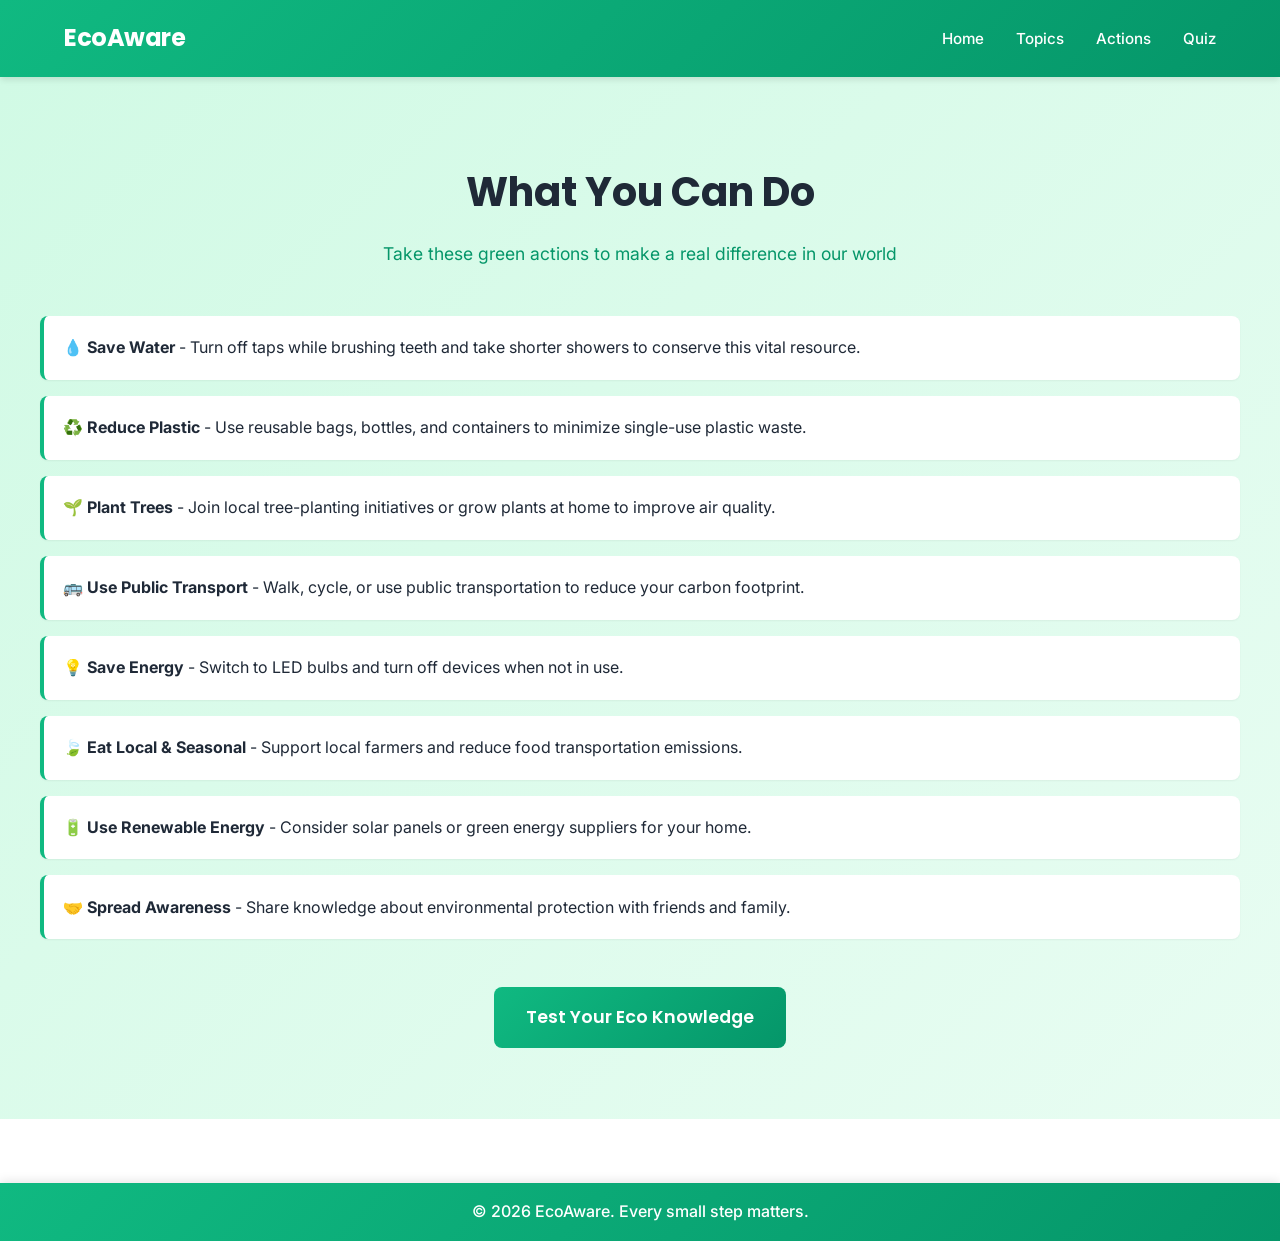
<file: actions.html>
<!DOCTYPE html>
<html lang="en">
<head>
  <meta charset="UTF-8">
  <meta name="viewport" content="width=device-width, initial-scale=1.0">
  <title>EcoAware - What You Can Do</title>
  <link rel="stylesheet" href="style.css">
</head>
<body>
  <header class="site-header">
    <nav class="navbar" aria-label="Main navigation">
      <a class="logo" href="index.html">EcoAware</a>
      <ul class="nav-links">
        <li><a href="index.html">Home</a></li>
        <li><a href="topics.html">Topics</a></li>
        <li><a href="actions.html">Actions</a></li>
        <li><a href="quiz.html">Quiz</a></li>
      </ul>
    </nav>
  </header>

  <main class="section actions-section">
    <div class="container">
      <div style="text-align: center; margin-bottom: 3rem;">
        <h1>What You Can Do</h1>
        <p style="font-size: 1.1rem; color: #059669;">Take these green actions to make a real difference in our world</p>
      </div>
      <ul class="action-list">
        <li><strong>💧 Save Water</strong> - Turn off taps while brushing teeth and take shorter showers to conserve this vital resource.</li>
        <li><strong>♻️ Reduce Plastic</strong> - Use reusable bags, bottles, and containers to minimize single-use plastic waste.</li>
        <li><strong>🌱 Plant Trees</strong> - Join local tree-planting initiatives or grow plants at home to improve air quality.</li>
        <li><strong>🚌 Use Public Transport</strong> - Walk, cycle, or use public transportation to reduce your carbon footprint.</li>
        <li><strong>💡 Save Energy</strong> - Switch to LED bulbs and turn off devices when not in use.</li>
        <li><strong>🍃 Eat Local & Seasonal</strong> - Support local farmers and reduce food transportation emissions.</li>
        <li><strong>🔋 Use Renewable Energy</strong> - Consider solar panels or green energy suppliers for your home.</li>
        <li><strong>🤝 Spread Awareness</strong> - Share knowledge about environmental protection with friends and family.</li>
      </ul>
      <div style="text-align: center; margin-top: 2rem;">
        <a class="cta-btn" href="quiz.html">Test Your Eco Knowledge</a>
      </div>
    </div>
  </main>

  <footer class="site-footer">
    <p>&copy; 2026 EcoAware. Every small step matters.</p>
  </footer>
</body>
</html>
</file>
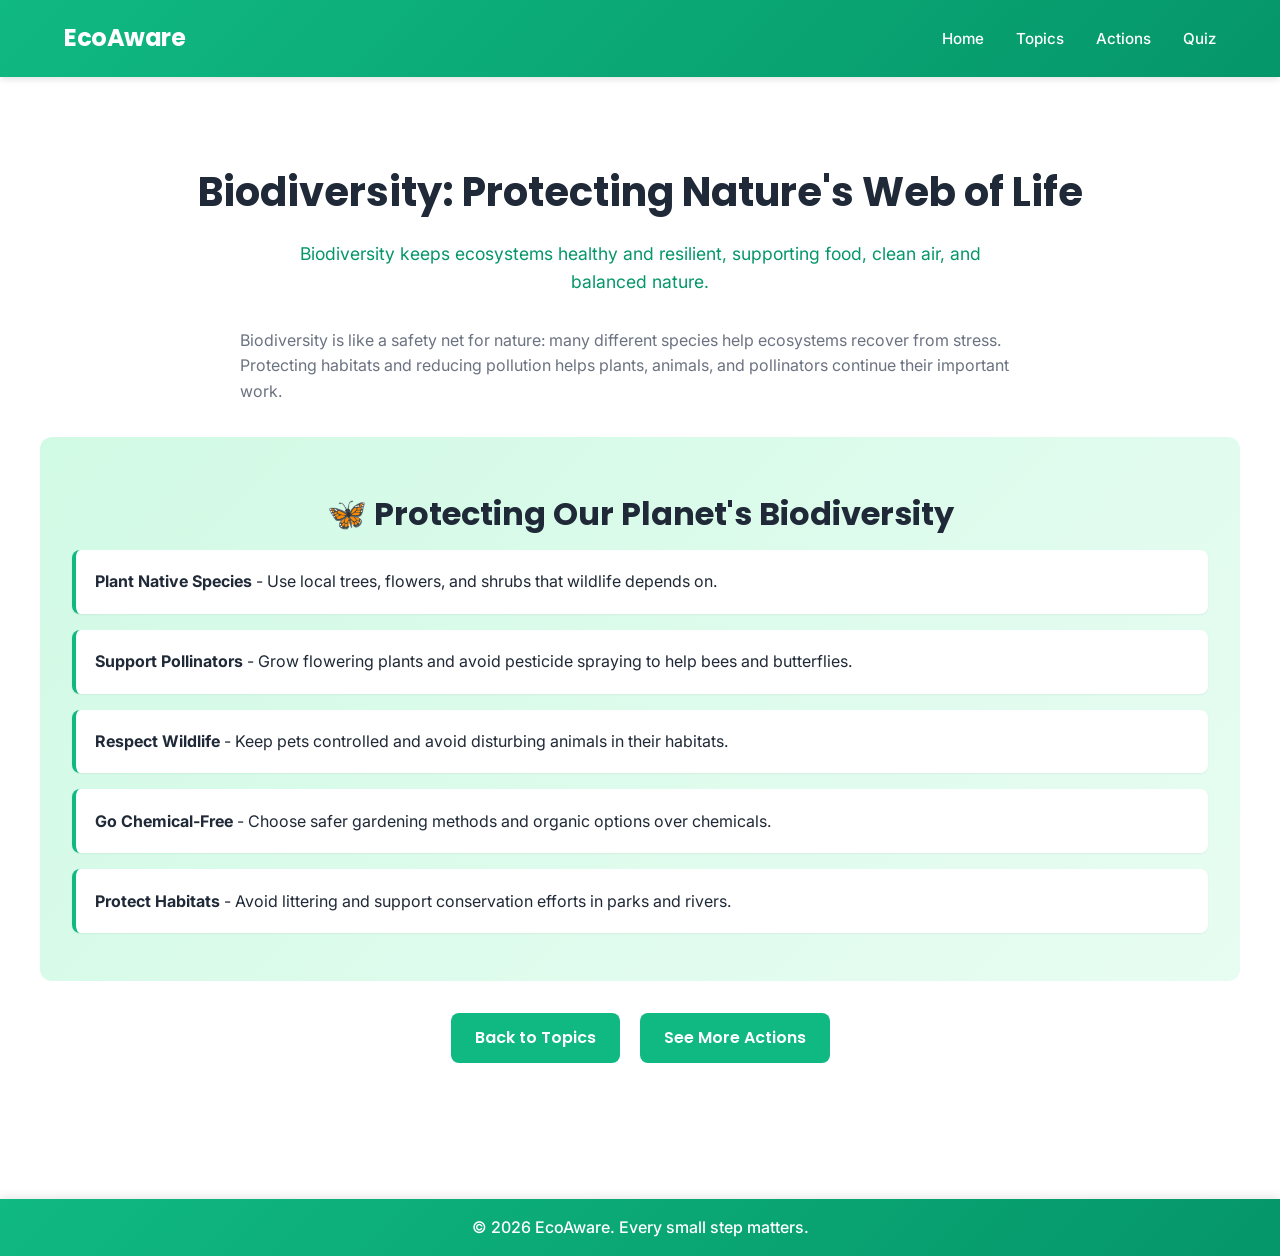
<file: biodiversity.html>
<!DOCTYPE html>
<html lang="en">
<head>
  <meta charset="UTF-8">
  <meta name="viewport" content="width=device-width, initial-scale=1.0">
  <title>EcoAware - Biodiversity</title>
  <link rel="stylesheet" href="style.css">
</head>
<body>
  <header class="site-header">
    <nav class="navbar" aria-label="Main navigation">
      <a class="logo" href="index.html">EcoAware</a>
      <ul class="nav-links">
        <li><a href="index.html">Home</a></li>
        <li><a href="topics.html">Topics</a></li>
        <li><a href="actions.html">Actions</a></li>
        <li><a href="quiz.html">Quiz</a></li>
      </ul>
    </nav>
  </header>

  <main class="section">
    <div class="container">
      <div style="text-align: center; margin-bottom: 2rem;">
        <h1>Biodiversity: Protecting Nature's Web of Life</h1>
        <p style="font-size: 1.1rem; color: #059669; max-width: 700px; margin: 1rem auto;">
          Biodiversity keeps ecosystems healthy and resilient, supporting food, clean air, and balanced nature.
        </p>
      </div>
      <p style="max-width: 800px; margin: 0 auto 2rem;">
        Biodiversity is like a safety net for nature: many different species help ecosystems
        recover from stress. Protecting habitats and reducing pollution helps plants, animals, and
        pollinators continue their important work.
      </p>
      <div style="background: linear-gradient(135deg, #d1fae5 0%, rgba(209, 250, 229, 0.5) 100%); padding: 2rem; border-radius: 12px; margin-bottom: 2rem;">
        <h2 style="text-align: center;">🦋 Protecting Our Planet's Biodiversity</h2>
        <ul class="action-list">
          <li><strong>Plant Native Species</strong> - Use local trees, flowers, and shrubs that wildlife depends on.</li>
          <li><strong>Support Pollinators</strong> - Grow flowering plants and avoid pesticide spraying to help bees and butterflies.</li>
          <li><strong>Respect Wildlife</strong> - Keep pets controlled and avoid disturbing animals in their habitats.</li>
          <li><strong>Go Chemical-Free</strong> - Choose safer gardening methods and organic options over chemicals.</li>
          <li><strong>Protect Habitats</strong> - Avoid littering and support conservation efforts in parks and rivers.</li>
        </ul>
      </div>
      <div style="text-align: center;">
        <a class="link-btn" href="topics.html">Back to Topics</a>
        <a class="link-btn" href="actions.html" style="margin-left: 1rem;">See More Actions</a>
      </div>
    </div>
  </main>

  <footer class="site-footer">
    <p>&copy; 2026 EcoAware. Every small step matters.</p>
  </footer>
</body>
</html>
</file>
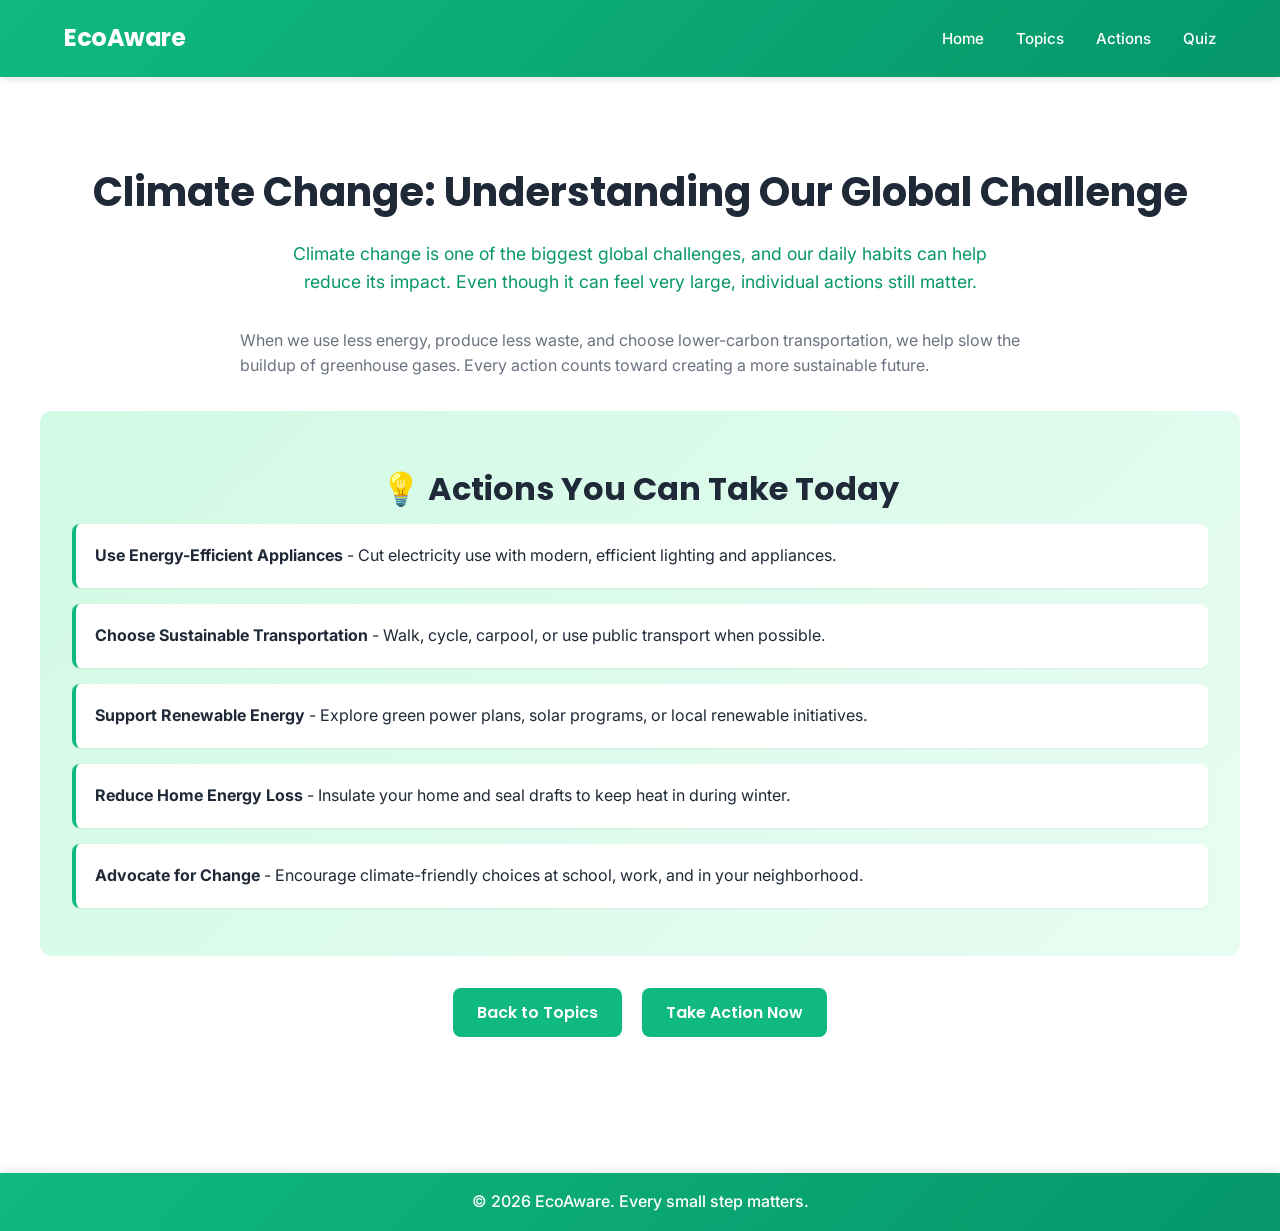
<file: climate-change.html>
<!DOCTYPE html>
<html lang="en">
<head>
  <meta charset="UTF-8">
  <meta name="viewport" content="width=device-width, initial-scale=1.0">
  <title>EcoAware - Climate Change</title>
  <link rel="stylesheet" href="style.css">
</head>
<body>
  <header class="site-header">
    <nav class="navbar" aria-label="Main navigation">
      <a class="logo" href="index.html">EcoAware</a>
      <ul class="nav-links">
        <li><a href="index.html">Home</a></li>
        <li><a href="topics.html">Topics</a></li>
        <li><a href="actions.html">Actions</a></li>
        <li><a href="quiz.html">Quiz</a></li>
      </ul>
    </nav>
  </header>

  <main class="section">
    <div class="container">
      <div style="text-align: center; margin-bottom: 2rem;">
        <h1>Climate Change: Understanding Our Global Challenge</h1>
        <p style="font-size: 1.1rem; color: #059669; max-width: 700px; margin: 1rem auto;">
          Climate change is one of the biggest global challenges, and our daily habits can help reduce its impact. Even though it can feel very large, individual actions still matter.
        </p>
      </div>
      <p style="max-width: 800px; margin: 0 auto 2rem;">
        When we use less energy, produce less waste, and choose lower-carbon transportation, we help slow the buildup of
        greenhouse gases. Every action counts toward creating a more sustainable future.
      </p>
      <div style="background: linear-gradient(135deg, #d1fae5 0%, rgba(209, 250, 229, 0.5) 100%); padding: 2rem; border-radius: 12px; margin-bottom: 2rem;">
        <h2 style="text-align: center;">💡 Actions You Can Take Today</h2>
        <ul class="action-list">
          <li><strong>Use Energy-Efficient Appliances</strong> - Cut electricity use with modern, efficient lighting and appliances.</li>
          <li><strong>Choose Sustainable Transportation</strong> - Walk, cycle, carpool, or use public transport when possible.</li>
          <li><strong>Support Renewable Energy</strong> - Explore green power plans, solar programs, or local renewable initiatives.</li>
          <li><strong>Reduce Home Energy Loss</strong> - Insulate your home and seal drafts to keep heat in during winter.</li>
          <li><strong>Advocate for Change</strong> - Encourage climate-friendly choices at school, work, and in your neighborhood.</li>
        </ul>
      </div>
      <div style="text-align: center;">
        <a class="link-btn" href="topics.html">Back to Topics</a>
        <a class="link-btn" href="actions.html" style="margin-left: 1rem;">Take Action Now</a>
      </div>
    </div>
  </main>

  <footer class="site-footer">
    <p>&copy; 2026 EcoAware. Every small step matters.</p>
  </footer>
</body>
</html>
</file>
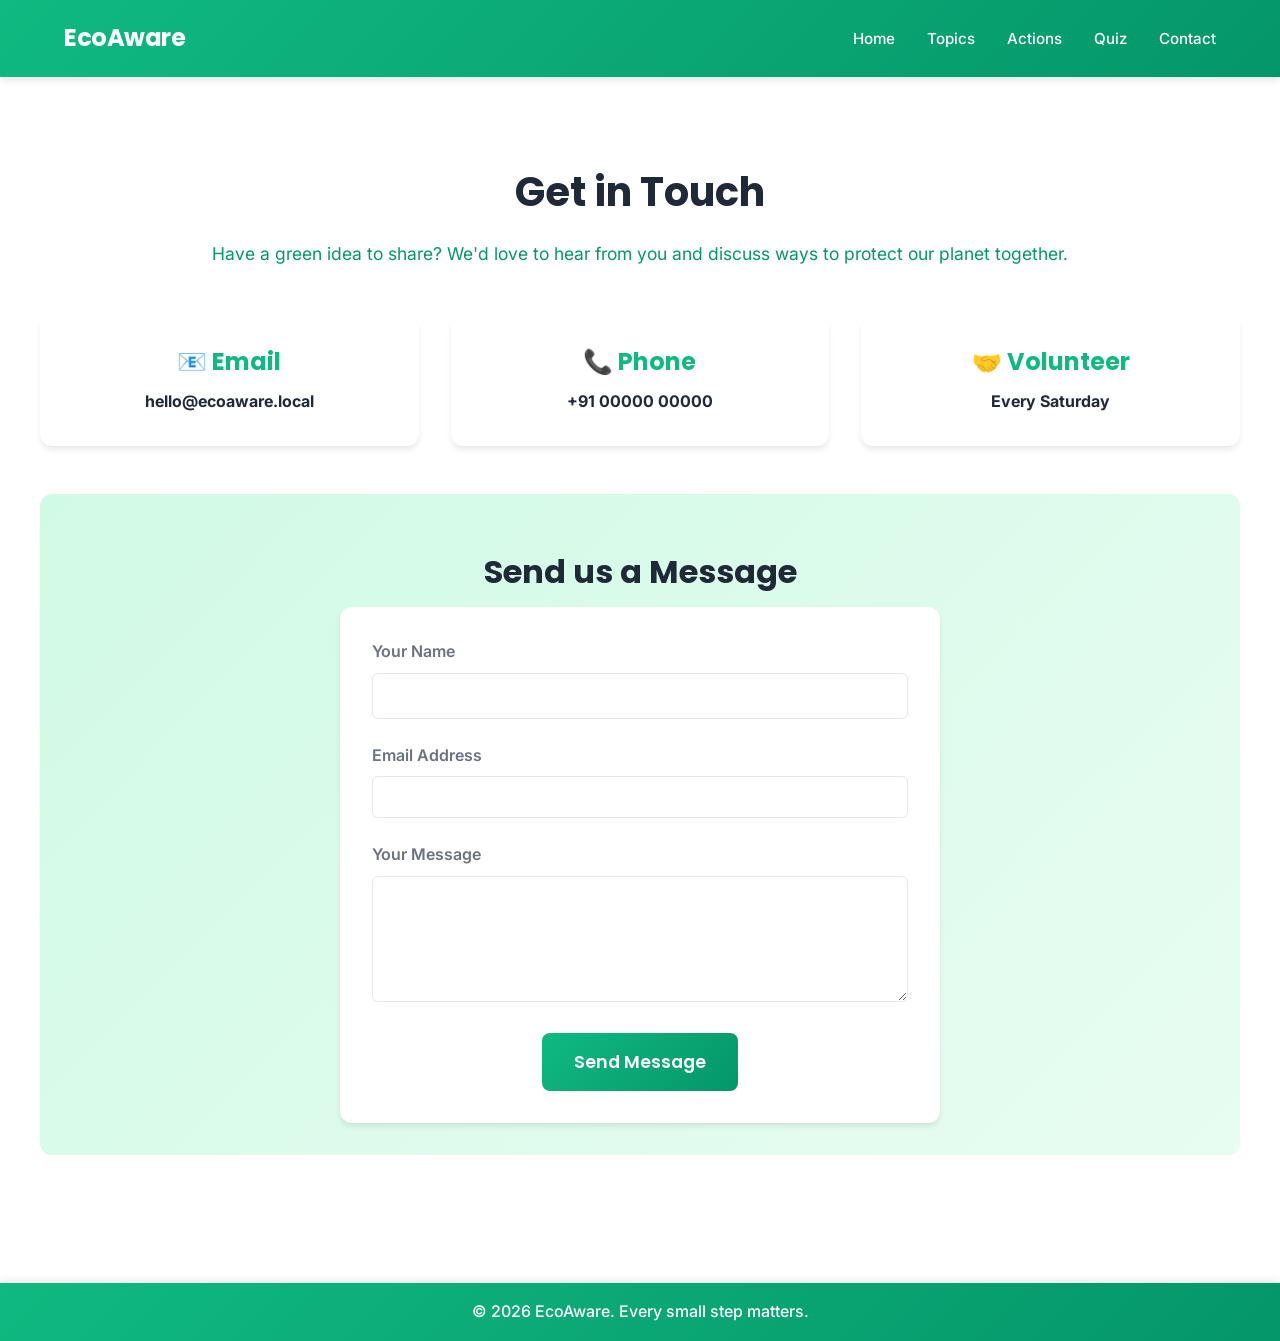
<file: contact.html>
<!DOCTYPE html>
<html lang="en">
<head>
  <meta charset="UTF-8">
  <meta name="viewport" content="width=device-width, initial-scale=1.0">
  <title>EcoAware - Contact</title>
  <link rel="stylesheet" href="style.css">
</head>
<body>
  <header class="site-header">
    <nav class="navbar" aria-label="Main navigation">
      <a class="logo" href="index.html">EcoAware</a>
      <ul class="nav-links">
        <li><a href="index.html">Home</a></li>
        <li><a href="topics.html">Topics</a></li>
        <li><a href="actions.html">Actions</a></li>
        <li><a href="quiz.html">Quiz</a></li>
        <li><a href="contact.html">Contact</a></li>
      </ul>
    </nav>
  </header>

  <main class="section">
    <div class="container">
      <div style="text-align: center; margin-bottom: 3rem;">
        <h1>Get in Touch</h1>
        <p style="font-size: 1.1rem; color: #059669;">Have a green idea to share? We'd love to hear from you and discuss ways to protect our planet together.</p>
      </div>
      
      <div style="display: grid; grid-template-columns: repeat(auto-fit, minmax(300px, 1fr)); gap: 2rem; margin-bottom: 3rem;">
        <div style="background: white; padding: 2rem; border-radius: 12px; box-shadow: 0 4px 6px -1px rgba(0, 0, 0, 0.1); text-align: center;">
          <h3 style="color: #10b981; margin-top: 0;">📧 Email</h3>
          <p style="margin: 0; color: #1f2937;"><strong>hello@ecoaware.local</strong></p>
        </div>
        <div style="background: white; padding: 2rem; border-radius: 12px; box-shadow: 0 4px 6px -1px rgba(0, 0, 0, 0.1); text-align: center;">
          <h3 style="color: #10b981; margin-top: 0;">📞 Phone</h3>
          <p style="margin: 0; color: #1f2937;"><strong>+91 00000 00000</strong></p>
        </div>
        <div style="background: white; padding: 2rem; border-radius: 12px; box-shadow: 0 4px 6px -1px rgba(0, 0, 0, 0.1); text-align: center;">
          <h3 style="color: #10b981; margin-top: 0;">🤝 Volunteer</h3>
          <p style="margin: 0; color: #1f2937;"><strong>Every Saturday</strong></p>
        </div>
      </div>

      <div style="background: linear-gradient(135deg, #d1fae5 0%, rgba(209, 250, 229, 0.5) 100%); padding: 2rem; border-radius: 12px;">
        <h2 style="text-align: center;">Send us a Message</h2>
        <form style="max-width: 600px; margin: 0 auto;">
          <div style="margin-bottom: 1.5rem;">
            <label for="name" style="display: block; margin-bottom: 0.5rem; font-weight: 600;">Your Name</label>
            <input type="text" id="name" name="name" required style="width: 100%; padding: 0.75rem; border: 1px solid #e5e7eb; border-radius: 6px; font-family: 'Inter', sans-serif;">
          </div>
          <div style="margin-bottom: 1.5rem;">
            <label for="email" style="display: block; margin-bottom: 0.5rem; font-weight: 600;">Email Address</label>
            <input type="email" id="email" name="email" required style="width: 100%; padding: 0.75rem; border: 1px solid #e5e7eb; border-radius: 6px; font-family: 'Inter', sans-serif;">
          </div>
          <div style="margin-bottom: 1.5rem;">
            <label for="message" style="display: block; margin-bottom: 0.5rem; font-weight: 600;">Your Message</label>
            <textarea id="message" name="message" rows="5" required style="width: 100%; padding: 0.75rem; border: 1px solid #e5e7eb; border-radius: 6px; font-family: 'Inter', sans-serif; resize: vertical;"></textarea>
          </div>
          <div style="text-align: center;">
            <button type="submit" class="cta-btn" style="margin-top: 0;">Send Message</button>
          </div>
        </form>
      </div>
    </div>
  </main>

  <footer class="site-footer">
    <p>&copy; 2026 EcoAware. Every small step matters.</p>
  </footer>
</body>
</html>
</file>
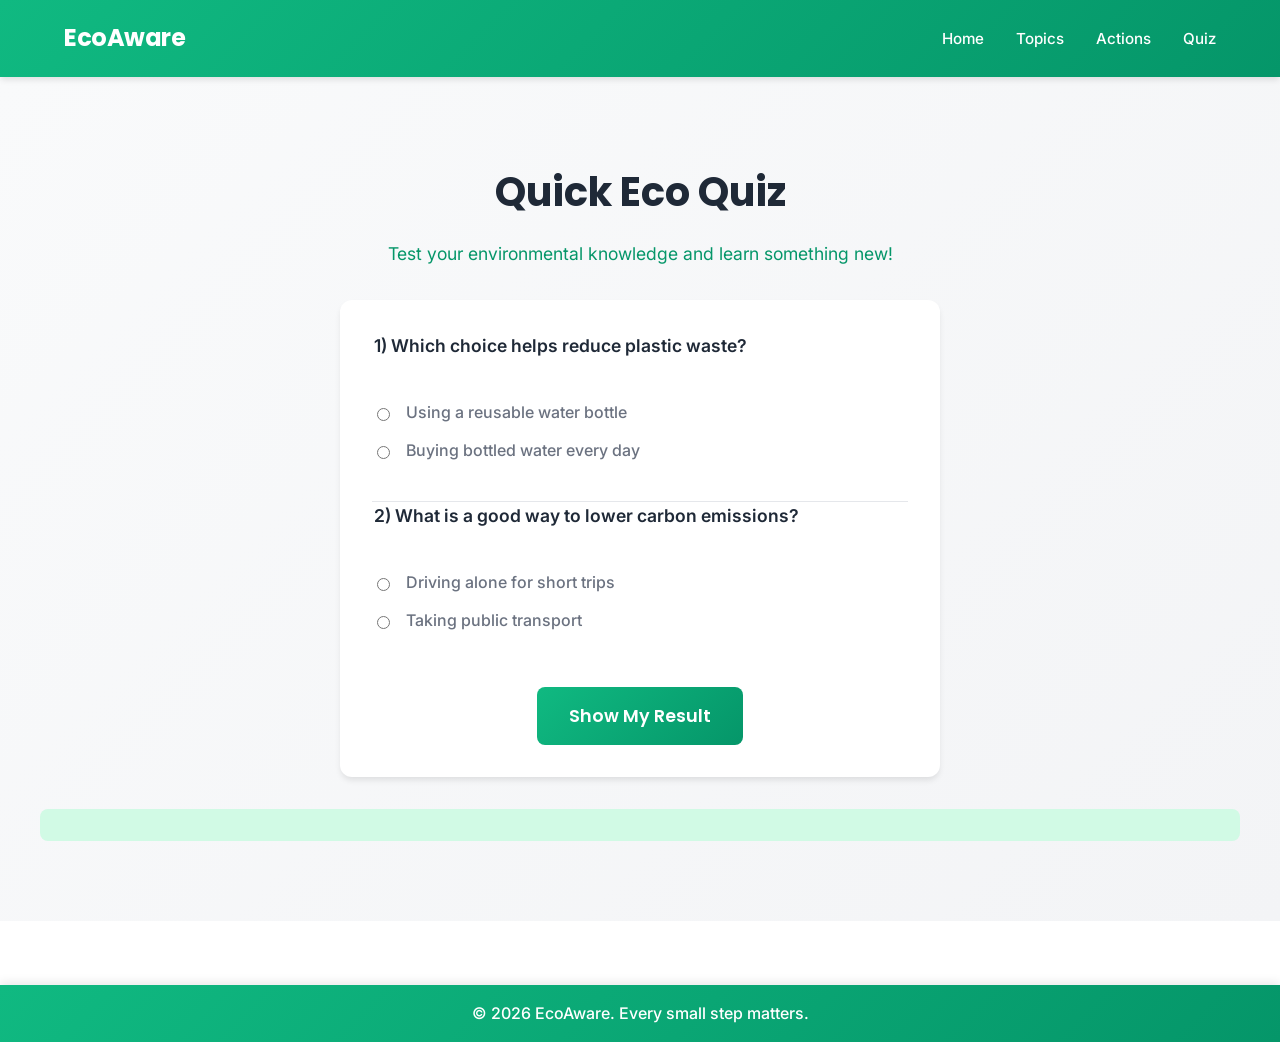
<file: quiz.html>
<!DOCTYPE html>
<html lang="en">
<head>
  <meta charset="UTF-8">
  <meta name="viewport" content="width=device-width, initial-scale=1.0">
  <title>EcoAware - Quiz</title>
  <link rel="stylesheet" href="style.css">
</head>
<body>
  <header class="site-header">
    <nav class="navbar" aria-label="Main navigation">
      <a class="logo" href="index.html">EcoAware</a>
      <ul class="nav-links">
        <li><a href="index.html">Home</a></li>
        <li><a href="topics.html">Topics</a></li>
        <li><a href="actions.html">Actions</a></li>
        <li><a href="quiz.html">Quiz</a></li>
      </ul>
    </nav>
  </header>

  <main class="section quiz-section">
    <div class="container">
      <div style="text-align: center; margin-bottom: 2rem;">
        <h1>Quick Eco Quiz</h1>
        <p style="font-size: 1.1rem; color: #059669;">Test your environmental knowledge and learn something new!</p>
      </div>
      <form id="eco-quiz">
        <fieldset>
          <legend>1) Which choice helps reduce plastic waste?</legend>
          <label>
            <input type="radio" name="q1" value="correct" required>
            Using a reusable water bottle
          </label>
          <label>
            <input type="radio" name="q1" value="wrong">
            Buying bottled water every day
          </label>
        </fieldset>

        <fieldset>
          <legend>2) What is a good way to lower carbon emissions?</legend>
          <label>
            <input type="radio" name="q2" value="wrong" required>
            Driving alone for short trips
          </label>
          <label>
            <input type="radio" name="q2" value="correct">
            Taking public transport
          </label>
        </fieldset>

        <div style="text-align: center;">
          <button type="submit" class="cta-btn">Show My Result</button>
        </div>
      </form>
      <p id="quiz-result" aria-live="polite"></p>
    </div>
  </main>

  <footer class="site-footer">
    <p>&copy; 2026 EcoAware. Every small step matters.</p>
  </footer>

  <script src="script.js"></script>
</body>
</html>
</file>
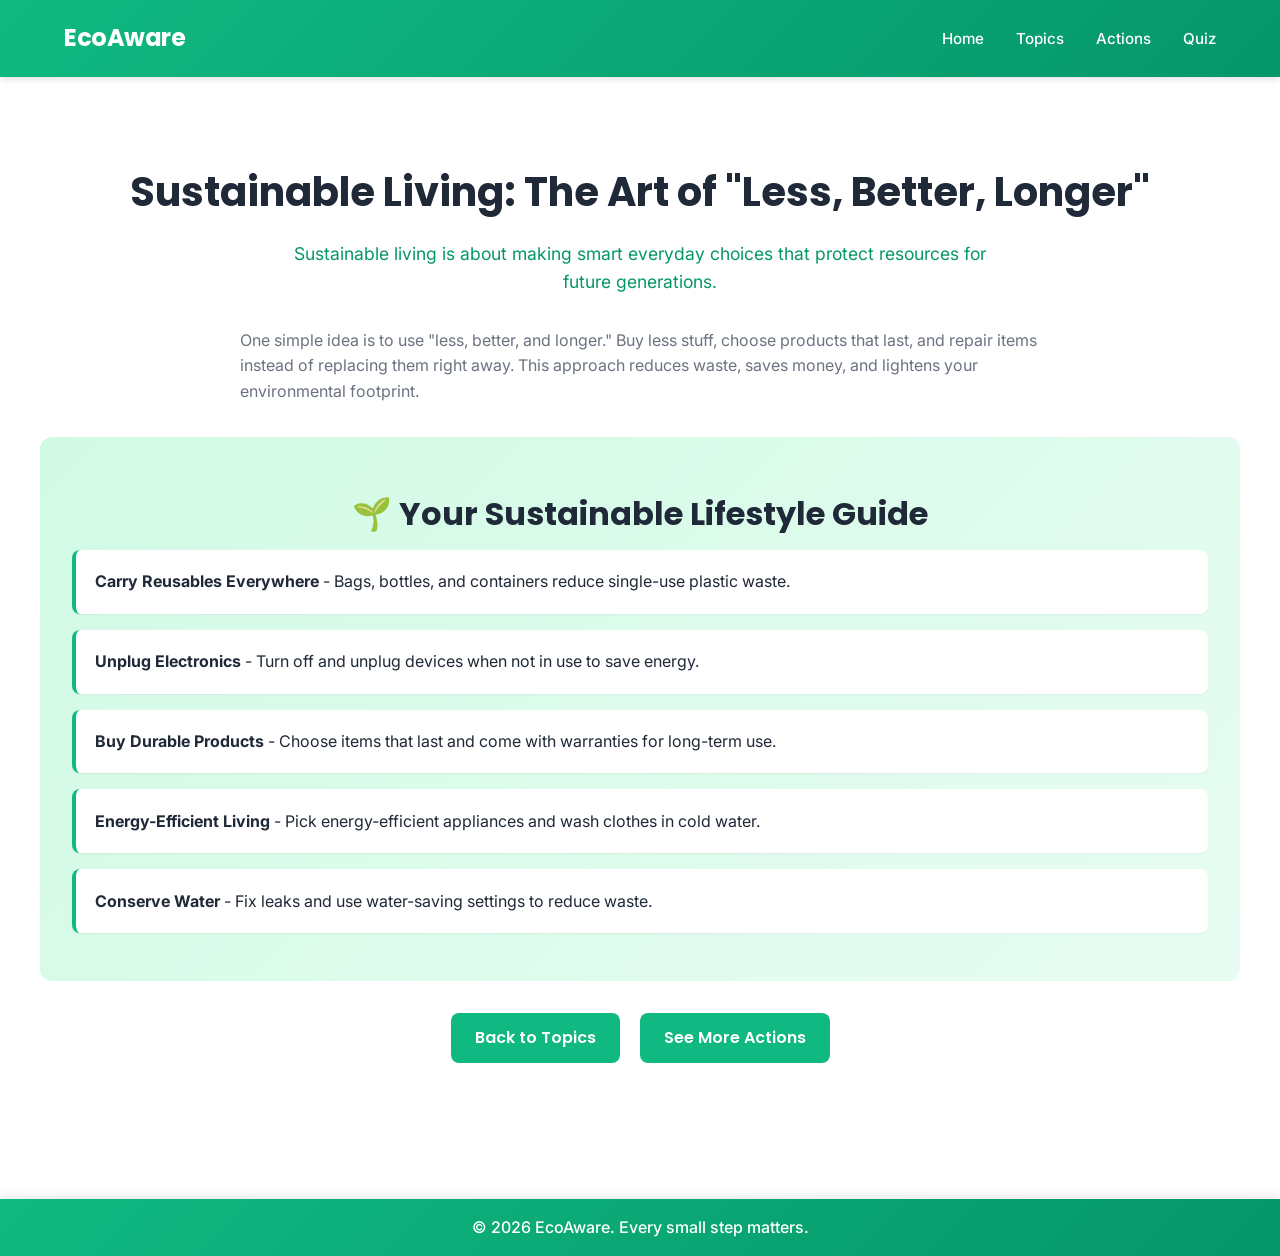
<file: sustainable-living.html>
<!DOCTYPE html>
<html lang="en">
<head>
  <meta charset="UTF-8">
  <meta name="viewport" content="width=device-width, initial-scale=1.0">
  <title>EcoAware - Sustainable Living</title>
  <link rel="stylesheet" href="style.css">
</head>
<body>
  <header class="site-header">
    <nav class="navbar" aria-label="Main navigation">
      <a class="logo" href="index.html">EcoAware</a>
      <ul class="nav-links">
        <li><a href="index.html">Home</a></li>
        <li><a href="topics.html">Topics</a></li>
        <li><a href="actions.html">Actions</a></li>
        <li><a href="quiz.html">Quiz</a></li>
      </ul>
    </nav>
  </header>

  <main class="section">
    <div class="container">
      <div style="text-align: center; margin-bottom: 2rem;">
        <h1>Sustainable Living: The Art of "Less, Better, Longer"</h1>
        <p style="font-size: 1.1rem; color: #059669; max-width: 700px; margin: 1rem auto;">
          Sustainable living is about making smart everyday choices that protect resources for future generations.
        </p>
      </div>
      <p style="max-width: 800px; margin: 0 auto 2rem;">
        One simple idea is to use "less, better, and longer." Buy less stuff, choose products that last,
        and repair items instead of replacing them right away. This approach reduces waste, saves money, and lightens your environmental footprint.
      </p>
      <div style="background: linear-gradient(135deg, #d1fae5 0%, rgba(209, 250, 229, 0.5) 100%); padding: 2rem; border-radius: 12px; margin-bottom: 2rem;">
        <h2 style="text-align: center;">🌱 Your Sustainable Lifestyle Guide</h2>
        <ul class="action-list">
          <li><strong>Carry Reusables Everywhere</strong> - Bags, bottles, and containers reduce single-use plastic waste.</li>
          <li><strong>Unplug Electronics</strong> - Turn off and unplug devices when not in use to save energy.</li>
          <li><strong>Buy Durable Products</strong> - Choose items that last and come with warranties for long-term use.</li>
          <li><strong>Energy-Efficient Living</strong> - Pick energy-efficient appliances and wash clothes in cold water.</li>
          <li><strong>Conserve Water</strong> - Fix leaks and use water-saving settings to reduce waste.</li>
        </ul>
      </div>
      <div style="text-align: center;">
        <a class="link-btn" href="topics.html">Back to Topics</a>
        <a class="link-btn" href="actions.html" style="margin-left: 1rem;">See More Actions</a>
      </div>
    </div>
  </main>

  <footer class="site-footer">
    <p>&copy; 2026 EcoAware. Every small step matters.</p>
  </footer>
</body>
</html>
</file>
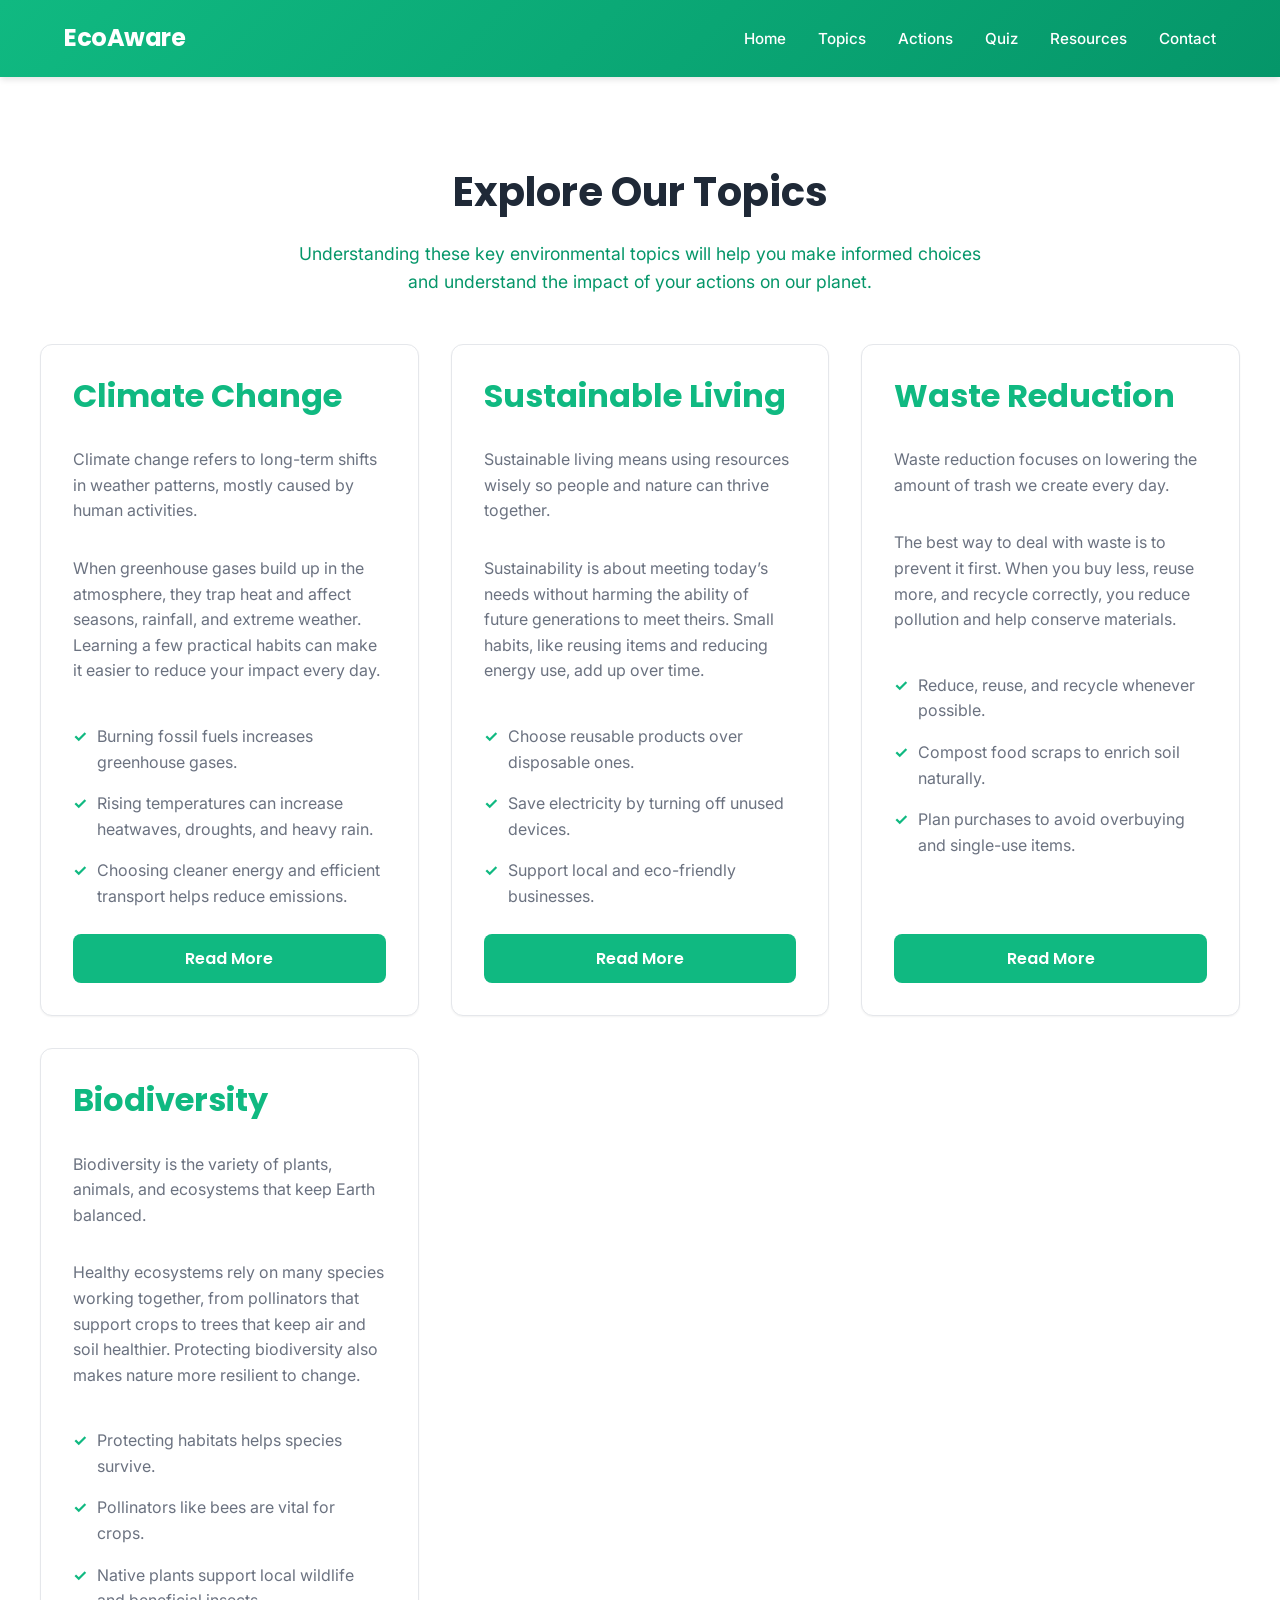
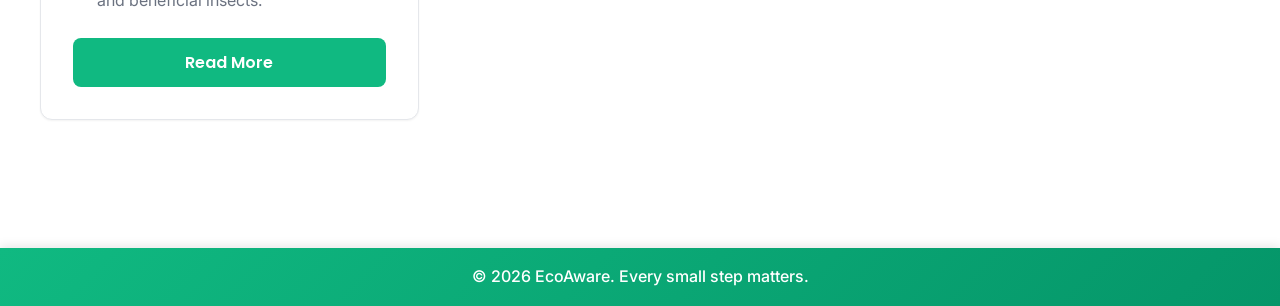
<file: topics.html>
<!DOCTYPE html>
<html lang="en">
<head>
  <meta charset="UTF-8">
  <meta name="viewport" content="width=device-width, initial-scale=1.0">
  <title>EcoAware - Topics</title>
  <link rel="stylesheet" href="style.css">
</head>
<body>
  <header class="site-header">
    <nav class="navbar" aria-label="Main navigation">
      <a class="logo" href="index.html">EcoAware</a>
      <ul class="nav-links">
        <li><a href="index.html">Home</a></li>
        <li><a href="topics.html">Topics</a></li>
        <li><a href="actions.html">Actions</a></li>
        <li><a href="quiz.html">Quiz</a></li>
        <li><a href="resources.html">Resources</a></li>
        <li><a href="contact.html">Contact</a></li>
      </ul>
    </nav>
  </header>

  <main class="section">
    <div class="container">
      <div style="text-align: center; margin-bottom: 3rem;">
        <h1>Explore Our Topics</h1>
        <p style="font-size: 1.1rem; color: #059669; max-width: 700px; margin: 1rem auto;">
          Understanding these key environmental topics will help you make informed choices and understand the impact of your actions on our planet.
        </p>
      </div>
      <div class="topic-grid">
        <article class="topic-card">
          <h2>Climate Change</h2>
          <p>Climate change refers to long-term shifts in weather patterns, mostly caused by human activities.</p>
          <p>
            When greenhouse gases build up in the atmosphere, they trap heat and affect seasons, rainfall, and
            extreme weather. Learning a few practical habits can make it easier to reduce your impact every day.
          </p>
          <ul>
            <li>Burning fossil fuels increases greenhouse gases.</li>
            <li>Rising temperatures can increase heatwaves, droughts, and heavy rain.</li>
            <li>Choosing cleaner energy and efficient transport helps reduce emissions.</li>
          </ul>
          <a class="link-btn" href="climate-change.html">Read More</a>
        </article>
        <article class="topic-card">
          <h2>Sustainable Living</h2>
          <p>Sustainable living means using resources wisely so people and nature can thrive together.</p>
          <p>
            Sustainability is about meeting today’s needs without harming the ability of future generations to meet
            theirs. Small habits, like reusing items and reducing energy use, add up over time.
          </p>
          <ul>
            <li>Choose reusable products over disposable ones.</li>
            <li>Save electricity by turning off unused devices.</li>
            <li>Support local and eco-friendly businesses.</li>
          </ul>
          <a class="link-btn" href="sustainable-living.html">Read More</a>
        </article>
        <article class="topic-card">
          <h2>Waste Reduction</h2>
          <p>Waste reduction focuses on lowering the amount of trash we create every day.</p>
          <p>
            The best way to deal with waste is to prevent it first. When you buy less, reuse more, and recycle
            correctly, you reduce pollution and help conserve materials.
          </p>
          <ul>
            <li>Reduce, reuse, and recycle whenever possible.</li>
            <li>Compost food scraps to enrich soil naturally.</li>
            <li>Plan purchases to avoid overbuying and single-use items.</li>
          </ul>
          <a class="link-btn" href="waste-reduction.html">Read More</a>
        </article>
        <article class="topic-card">
          <h2>Biodiversity</h2>
          <p>Biodiversity is the variety of plants, animals, and ecosystems that keep Earth balanced.</p>
          <p>
            Healthy ecosystems rely on many species working together, from pollinators that support crops to trees
            that keep air and soil healthier. Protecting biodiversity also makes nature more resilient to change.
          </p>
          <ul>
            <li>Protecting habitats helps species survive.</li>
            <li>Pollinators like bees are vital for crops.</li>
            <li>Native plants support local wildlife and beneficial insects.</li>
          </ul>
          <a class="link-btn" href="biodiversity.html">Read More</a>
        </article>
      </div>
    </div>
  </main>

  <footer class="site-footer">
    <p>&copy; 2026 EcoAware. Every small step matters.</p>
  </footer>
</body>
</html>
</file>
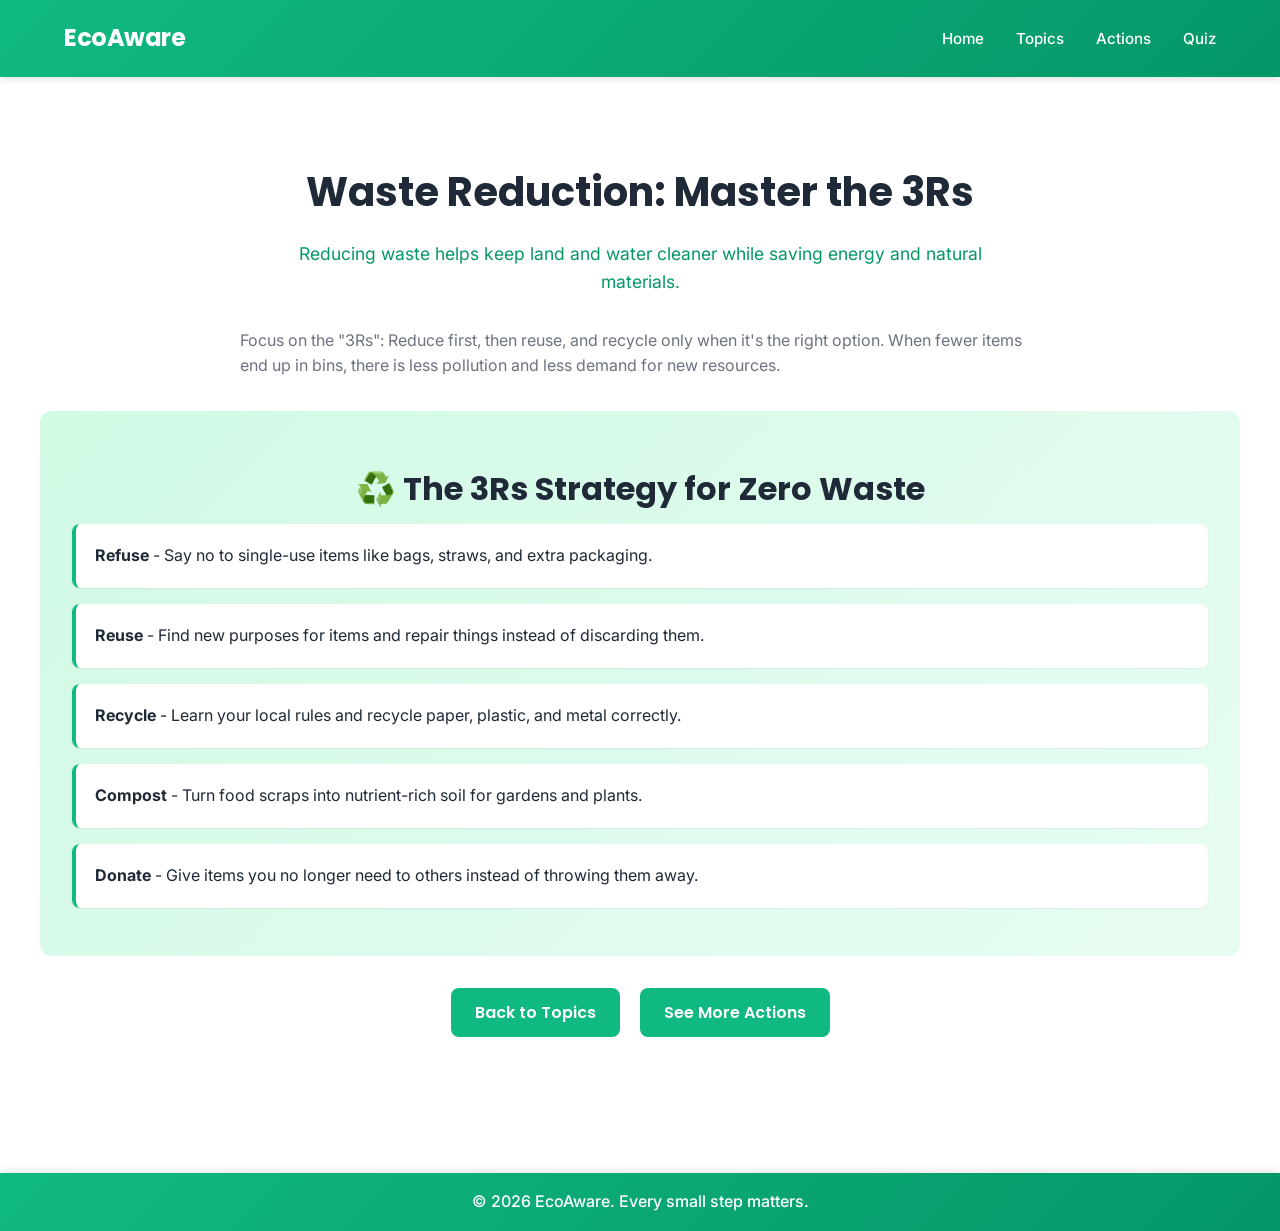
<file: waste-reduction.html>
<!DOCTYPE html>
<html lang="en">
<head>
  <meta charset="UTF-8">
  <meta name="viewport" content="width=device-width, initial-scale=1.0">
  <title>EcoAware - Waste Reduction</title>
  <link rel="stylesheet" href="style.css">
</head>
<body>
  <header class="site-header">
    <nav class="navbar" aria-label="Main navigation">
      <a class="logo" href="index.html">EcoAware</a>
      <ul class="nav-links">
        <li><a href="index.html">Home</a></li>
        <li><a href="topics.html">Topics</a></li>
        <li><a href="actions.html">Actions</a></li>
        <li><a href="quiz.html">Quiz</a></li>
      </ul>
    </nav>
  </header>

  <main class="section">
    <div class="container">
      <div style="text-align: center; margin-bottom: 2rem;">
        <h1>Waste Reduction: Master the 3Rs</h1>
        <p style="font-size: 1.1rem; color: #059669; max-width: 700px; margin: 1rem auto;">
          Reducing waste helps keep land and water cleaner while saving energy and natural materials.
        </p>
      </div>
      <p style="max-width: 800px; margin: 0 auto 2rem;">
        Focus on the "3Rs": Reduce first, then reuse, and recycle only when it's the right option.
        When fewer items end up in bins, there is less pollution and less demand for new resources.
      </p>
      <div style="background: linear-gradient(135deg, #d1fae5 0%, rgba(209, 250, 229, 0.5) 100%); padding: 2rem; border-radius: 12px; margin-bottom: 2rem;">
        <h2 style="text-align: center;">♻️ The 3Rs Strategy for Zero Waste</h2>
        <ul class="action-list">
          <li><strong>Refuse</strong> - Say no to single-use items like bags, straws, and extra packaging.</li>
          <li><strong>Reuse</strong> - Find new purposes for items and repair things instead of discarding them.</li>
          <li><strong>Recycle</strong> - Learn your local rules and recycle paper, plastic, and metal correctly.</li>
          <li><strong>Compost</strong> - Turn food scraps into nutrient-rich soil for gardens and plants.</li>
          <li><strong>Donate</strong> - Give items you no longer need to others instead of throwing them away.</li>
        </ul>
      </div>
      <div style="text-align: center;">
        <a class="link-btn" href="topics.html">Back to Topics</a>
        <a class="link-btn" href="actions.html" style="margin-left: 1rem;">See More Actions</a>
      </div>
    </div>
  </main>

  <footer class="site-footer">
    <p>&copy; 2026 EcoAware. Every small step matters.</p>
  </footer>
</body>
</html>
</file>
<file: style.css>
@import url('https://fonts.googleapis.com/css2?family=Poppins:wght@400;500;600;700&family=Inter:wght@300;400;500;600&display=swap');

:root {
  --primary-color: #10b981;
  --primary-dark: #059669;
  --primary-light: #d1fae5;
  --secondary-color: #8b5cf6;
  --accent-color: #f59e0b;
  --white: #ffffff;
  --text-dark: #1f2937;
  --text-light: #6b7280;
  --bg-light: #f9fafb;
  --bg-lighter: #f3f4f6;
  --border-color: #e5e7eb;
  --shadow-sm: 0 1px 2px 0 rgba(0, 0, 0, 0.05);
  --shadow-md: 0 4px 6px -1px rgba(0, 0, 0, 0.1);
  --shadow-lg: 0 10px 15px -3px rgba(0, 0, 0, 0.1);
  --shadow-xl: 0 20px 25px -5px rgba(0, 0, 0, 0.1);
}

* {
  box-sizing: border-box;
}

html {
  scroll-behavior: smooth;
}

body {
  margin: 0;
  font-family: 'Inter', -apple-system, BlinkMacSystemFont, 'Segoe UI', sans-serif;
  line-height: 1.6;
  color: var(--text-dark);
  background-color: var(--white);
  font-weight: 400;
}

h1, h2, h3, h4, h5, h6 {
  font-family: 'Poppins', sans-serif;
  font-weight: 700;
  line-height: 1.2;
  color: var(--text-dark);
}

p {
  color: var(--text-light);
  font-size: 1rem;
}

.site-header {
  background: linear-gradient(135deg, var(--primary-color) 0%, var(--primary-dark) 100%);
  position: sticky;
  top: 0;
  z-index: 1000;
  box-shadow: var(--shadow-md);
}

.navbar {
  max-width: 1200px;
  margin: 0 auto;
  padding: 1.2rem 1.5rem;
  display: flex;
  justify-content: space-between;
  align-items: center;
  gap: 2rem;
}

.logo {
  color: var(--white);
  text-decoration: none;
  font-size: 1.5rem;
  font-weight: 700;
  font-family: 'Poppins', sans-serif;
  letter-spacing: -0.5px;
  transition: opacity 0.3s ease;
}

.logo:hover {
  opacity: 0.9;
}

.nav-links {
  list-style: none;
  display: flex;
  gap: 2rem;
  margin: 0;
  padding: 0;
  flex-wrap: wrap;
}

.nav-links a {
  color: var(--white);
  text-decoration: none;
  font-weight: 500;
  font-size: 0.95rem;
  position: relative;
  transition: color 0.3s ease;
}

.nav-links a::after {
  content: '';
  position: absolute;
  bottom: -4px;
  left: 0;
  width: 0;
  height: 2px;
  background-color: var(--white);
  transition: width 0.3s ease;
}

.nav-links a:hover::after,
.nav-links a:focus::after {
  width: 100%;
}

@media (max-width: 768px) {
  .navbar {
    flex-direction: column;
    gap: 1rem;
  }
  
  .nav-links {
    gap: 1rem;
    justify-content: center;
  }
}

.section {
  padding: 4rem 1.5rem;
}

.container {
  max-width: 1200px;
  margin: 0 auto;
}

h1 {
  font-size: 2.5rem;
  margin-bottom: 1.5rem;
  color: var(--text-dark);
}

h2 {
  font-size: 2rem;
  margin-bottom: 1rem;
}

h3 {
  font-size: 1.5rem;
  margin-bottom: 0.75rem;
}

.home-section {
  background: linear-gradient(135deg, var(--primary-light) 0%, rgba(209, 250, 229, 0.5) 100%);
}

.hero-image {
  width: 100%;
  max-width: 900px;
  border-radius: 12px;
  margin: 2rem auto;
  display: block;
  box-shadow: var(--shadow-lg);
  transition: transform 0.3s ease;
}

.hero-image:hover {
  transform: translateY(-5px);
}

/* Gallery Grid */
.gallery-grid {
  display: grid;
  grid-template-columns: repeat(auto-fit, minmax(280px, 1fr));
  gap: 2rem;
  margin-top: 2rem;
}

.gallery-card {
  border-radius: 12px;
  overflow: hidden;
  box-shadow: var(--shadow-md);
  transition: all 0.3s ease;
  margin: 0;
  cursor: pointer;
}

.gallery-card:hover {
  transform: translateY(-8px);
  box-shadow: var(--shadow-xl);
}

.gallery-card img {
  width: 100%;
  height: 250px;
  object-fit: cover;
  transition: transform 0.3s ease;
}

.gallery-card:hover img {
  transform: scale(1.05);
}

.gallery-card figcaption {
  padding: 1.5rem;
  background-color: var(--white);
  color: var(--text-dark);
  font-weight: 600;
  text-align: center;
  font-size: 1.1rem;
}

/* Topic Grid */
.topic-grid {
  display: grid;
  grid-template-columns: repeat(auto-fit, minmax(300px, 1fr));
  gap: 2rem;
  margin-top: 2rem;
}

.topic-card {
  background-color: var(--white);
  border: 1px solid var(--border-color);
  border-radius: 12px;
  padding: 2rem;
  box-shadow: var(--shadow-sm);
  transition: all 0.3s ease;
  display: flex;
  flex-direction: column;
}

.topic-card:hover {
  border-color: var(--primary-color);
  box-shadow: var(--shadow-lg);
  transform: translateY(-5px);
}

.topic-card h2 {
  color: var(--primary-color);
  margin-top: 0;
}

.topic-card ul {
  list-style: none;
  padding: 0;
  margin: 1rem 0;
  flex-grow: 1;
}

.topic-card li {
  padding: 0.5rem 0;
  padding-left: 1.5rem;
  position: relative;
  color: var(--text-light);
}

.topic-card li::before {
  content: '✓';
  position: absolute;
  left: 0;
  color: var(--primary-color);
  font-weight: bold;
}

/* Page Links / Button Grid */
.page-links {
  display: flex;
  flex-wrap: wrap;
  gap: 1rem;
  margin-top: 2rem;
  justify-content: center;
}

/* Buttons */
.link-btn,
.cta-btn {
  display: inline-block;
  text-decoration: none;
  border: none;
  border-radius: 8px;
  font-weight: 600;
  font-size: 1rem;
  padding: 0.75rem 1.5rem;
  cursor: pointer;
  transition: all 0.3s ease;
  font-family: 'Poppins', sans-serif;
  text-align: center;
  position: relative;
  overflow: hidden;
}

.link-btn {
  background-color: var(--primary-color);
  color: var(--white);
}

.link-btn::before {
  content: '';
  position: absolute;
  top: 50%;
  left: 50%;
  width: 0;
  height: 0;
  border-radius: 50%;
  background-color: rgba(255, 255, 255, 0.2);
  transform: translate(-50%, -50%);
  transition: width 0.6s, height 0.6s;
}

.link-btn:hover::before {
  width: 300px;
  height: 300px;
}

.link-btn:hover,
.link-btn:focus {
  background-color: var(--primary-dark);
  transform: translateY(-2px);
  box-shadow: var(--shadow-md);
}

.cta-btn {
  background: linear-gradient(135deg, var(--primary-color) 0%, var(--primary-dark) 100%);
  color: var(--white);
  padding: 1rem 2rem;
  font-size: 1.1rem;
  margin-top: 1rem;
}

.cta-btn:hover,
.cta-btn:focus {
  transform: translateY(-3px);
  box-shadow: var(--shadow-lg);
}

/* Actions Section */
.actions-section {
  background: linear-gradient(135deg, var(--primary-light) 0%, rgba(209, 250, 229, 0.5) 100%);
}

.action-list {
  list-style: none;
  padding: 0;
}

.action-list li {
  padding: 1.2rem;
  margin-bottom: 1rem;
  background-color: var(--white);
  border-left: 4px solid var(--primary-color);
  border-radius: 8px;
  box-shadow: var(--shadow-sm);
  transition: all 0.3s ease;
}

.action-list li:hover {
  box-shadow: var(--shadow-md);
  transform: translateX(5px);
}

/* Quiz Section */
.quiz-section {
  background: linear-gradient(135deg, var(--bg-light) 0%, var(--bg-lighter) 100%);
}

form {
  background-color: var(--white);
  padding: 2rem;
  border-radius: 12px;
  box-shadow: var(--shadow-md);
  max-width: 600px;
  margin: 2rem auto;
}

fieldset {
  border: none;
  padding: 1.5rem 0;
  border-bottom: 1px solid var(--border-color);
  margin: 0;
}

fieldset:last-of-type {
  border-bottom: none;
}

legend {
  font-weight: 600;
  color: var(--text-dark);
  margin-bottom: 1rem;
  font-size: 1.1rem;
}

label {
  display: flex;
  align-items: center;
  gap: 0.8rem;
  margin-bottom: 0.8rem;
  cursor: pointer;
  font-weight: 500;
  color: var(--text-light);
  transition: color 0.3s ease;
}

label:hover {
  color: var(--text-dark);
}

input[type="radio"],
input[type="text"],
textarea {
  accent-color: var(--primary-color);
  cursor: pointer;
}

input[type="text"],
textarea {
  width: 100%;
  padding: 0.75rem;
  border: 1px solid var(--border-color);
  border-radius: 6px;
  font-family: 'Inter', sans-serif;
  font-size: 1rem;
  transition: all 0.3s ease;
}

input[type="text"]:focus,
textarea:focus {
  outline: none;
  border-color: var(--primary-color);
  box-shadow: 0 0 0 3px rgba(16, 185, 129, 0.1);
}

/* Footer */
.site-footer {
  background: linear-gradient(135deg, var(--primary-color) 0%, var(--primary-dark) 100%);
  color: var(--white);
  text-align: center;
  padding: 2rem;
  margin-top: 4rem;
  box-shadow: 0 -2px 10px rgba(0, 0, 0, 0.1);
}

.site-footer p {
  color: var(--white);
  margin: 0;
  font-weight: 500;
}

/* Responsive Design */
/* Table Styles */
.table-wrap {
  overflow-x: auto;
  margin: 2rem 0;
}

.stats-table {
  width: 100%;
  border-collapse: collapse;
  background-color: var(--white);
  box-shadow: var(--shadow-md);
  border-radius: 8px;
  overflow: hidden;
}

.stats-table caption {
  padding: 1rem;
  font-weight: 600;
  color: var(--text-dark);
  background-color: var(--primary-light);
}

.stats-table thead {
  background-color: var(--primary-color);
  color: var(--white);
}

.stats-table th,
.stats-table td {
  padding: 1.2rem;
  text-align: left;
  border-bottom: 1px solid var(--border-color);
}

.stats-table tbody tr:hover {
  background-color: var(--bg-lighter);
}

.stats-table tbody tr:last-child td {
  border-bottom: none;
}

@media (max-width: 768px) {
  .stats-table th,
  .stats-table td {
    padding: 0.8rem;
    font-size: 0.9rem;
  }
}



#quiz-result {
  font-weight: 700;
  color: var(--primary-color);
  margin-top: 1.5rem;
  padding: 1rem;
  background-color: var(--primary-light);
  border-radius: 8px;
  text-align: center;
}



.gallery-card {
  flex: 1 1 240px;
  margin: 0;
  border: 1px solid #cde8d7;
  border-radius: 10px;
  overflow: hidden;
  background-color: #f8fffb;
}

.gallery-card img {
  width: 100%;
  height: 180px;
  object-fit: cover;
  display: block;
}

.gallery-card figcaption {
  padding: 0.65rem 0.8rem;
  font-weight: 600;
}

.table-wrap {
  overflow-x: auto;
}

.stats-table {
  width: 100%;
  border-collapse: collapse;
  min-width: 560px;
  background-color: var(--white);
}

.stats-table caption {
  text-align: left;
  font-weight: 700;
  color: var(--green-dark);
  margin-bottom: 0.6rem;
}

.stats-table th,
.stats-table td {
  border: 1px solid #cde8d7;
  padding: 0.65rem;
  text-align: left;
}

.stats-table thead th {
  background-color: var(--green-light);
}

.site-footer {
  text-align: center;
  padding: 1rem;
  background-color: var(--green-dark);
  color: var(--white);
}

@media (max-width: 700px) {
  .navbar {
    flex-direction: column;
    align-items: flex-start;
  }

  .nav-links {
    flex-wrap: wrap;
  }
}
</file>
